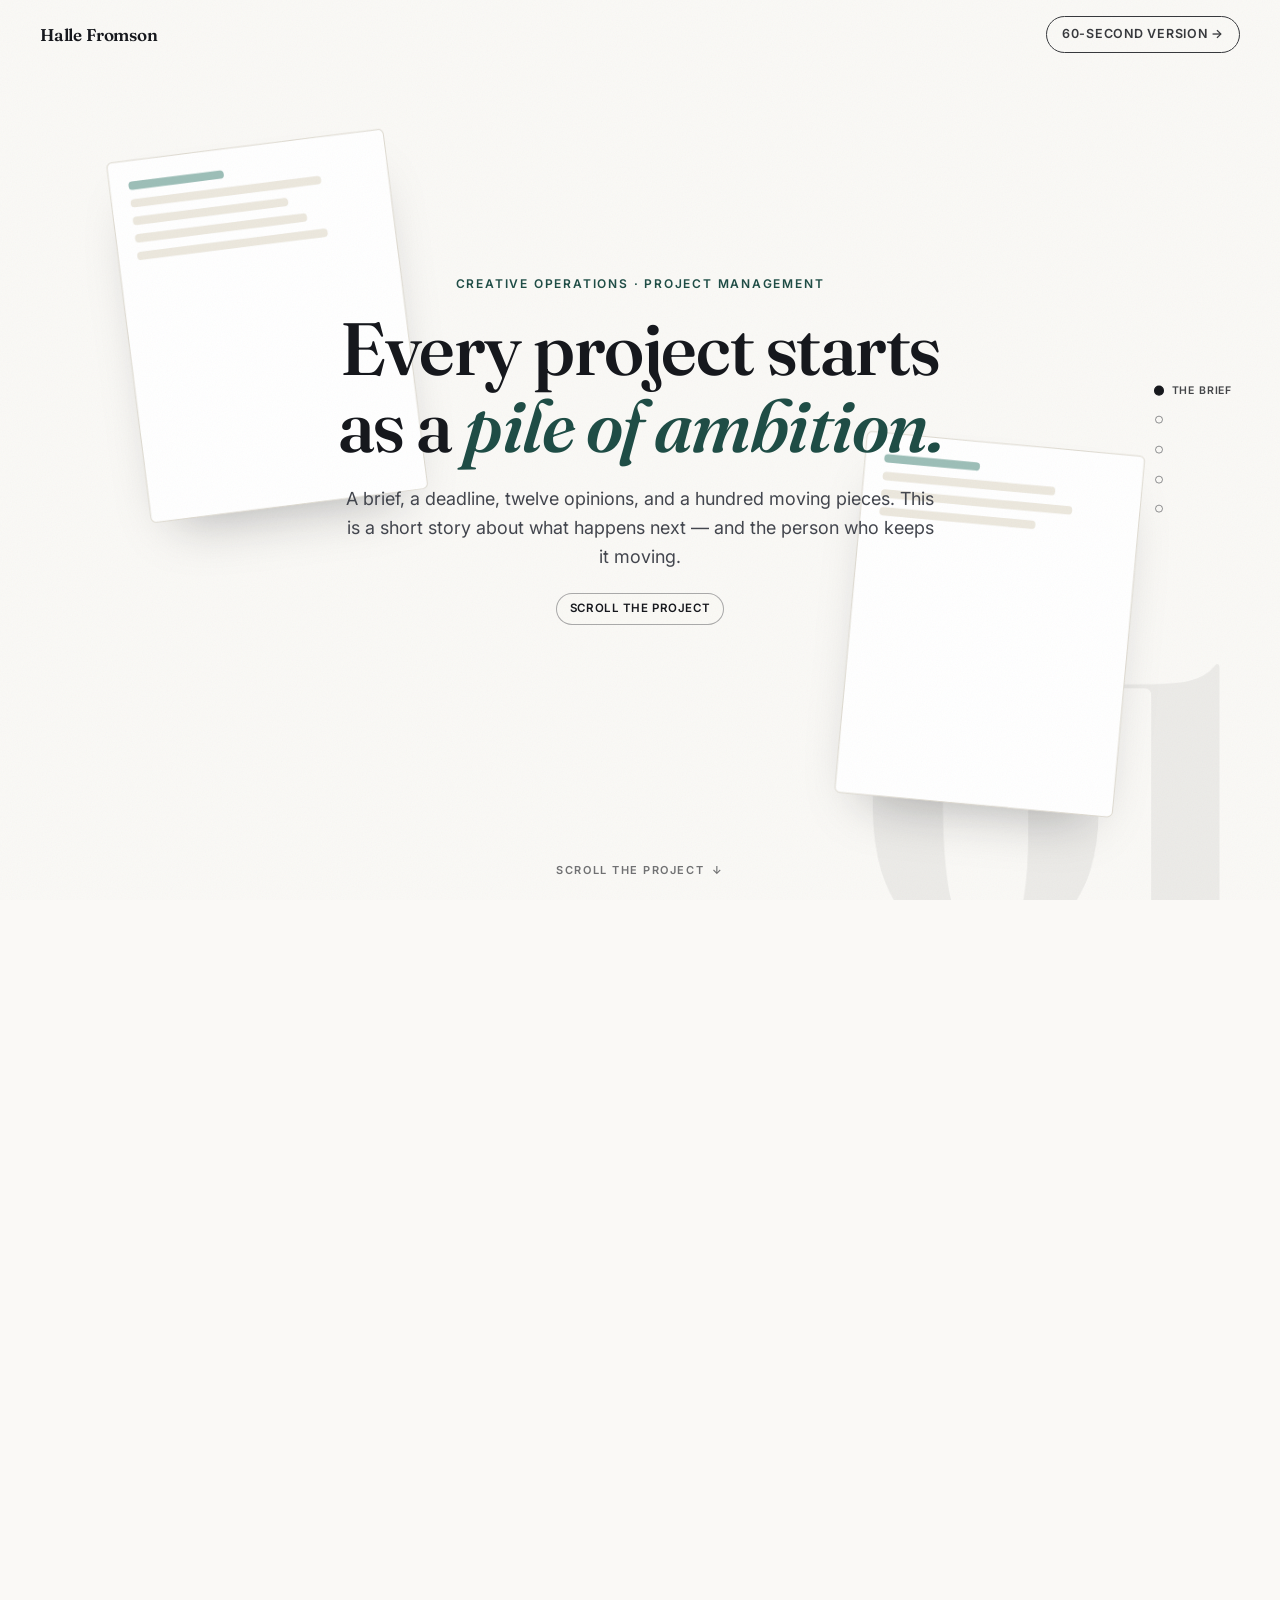
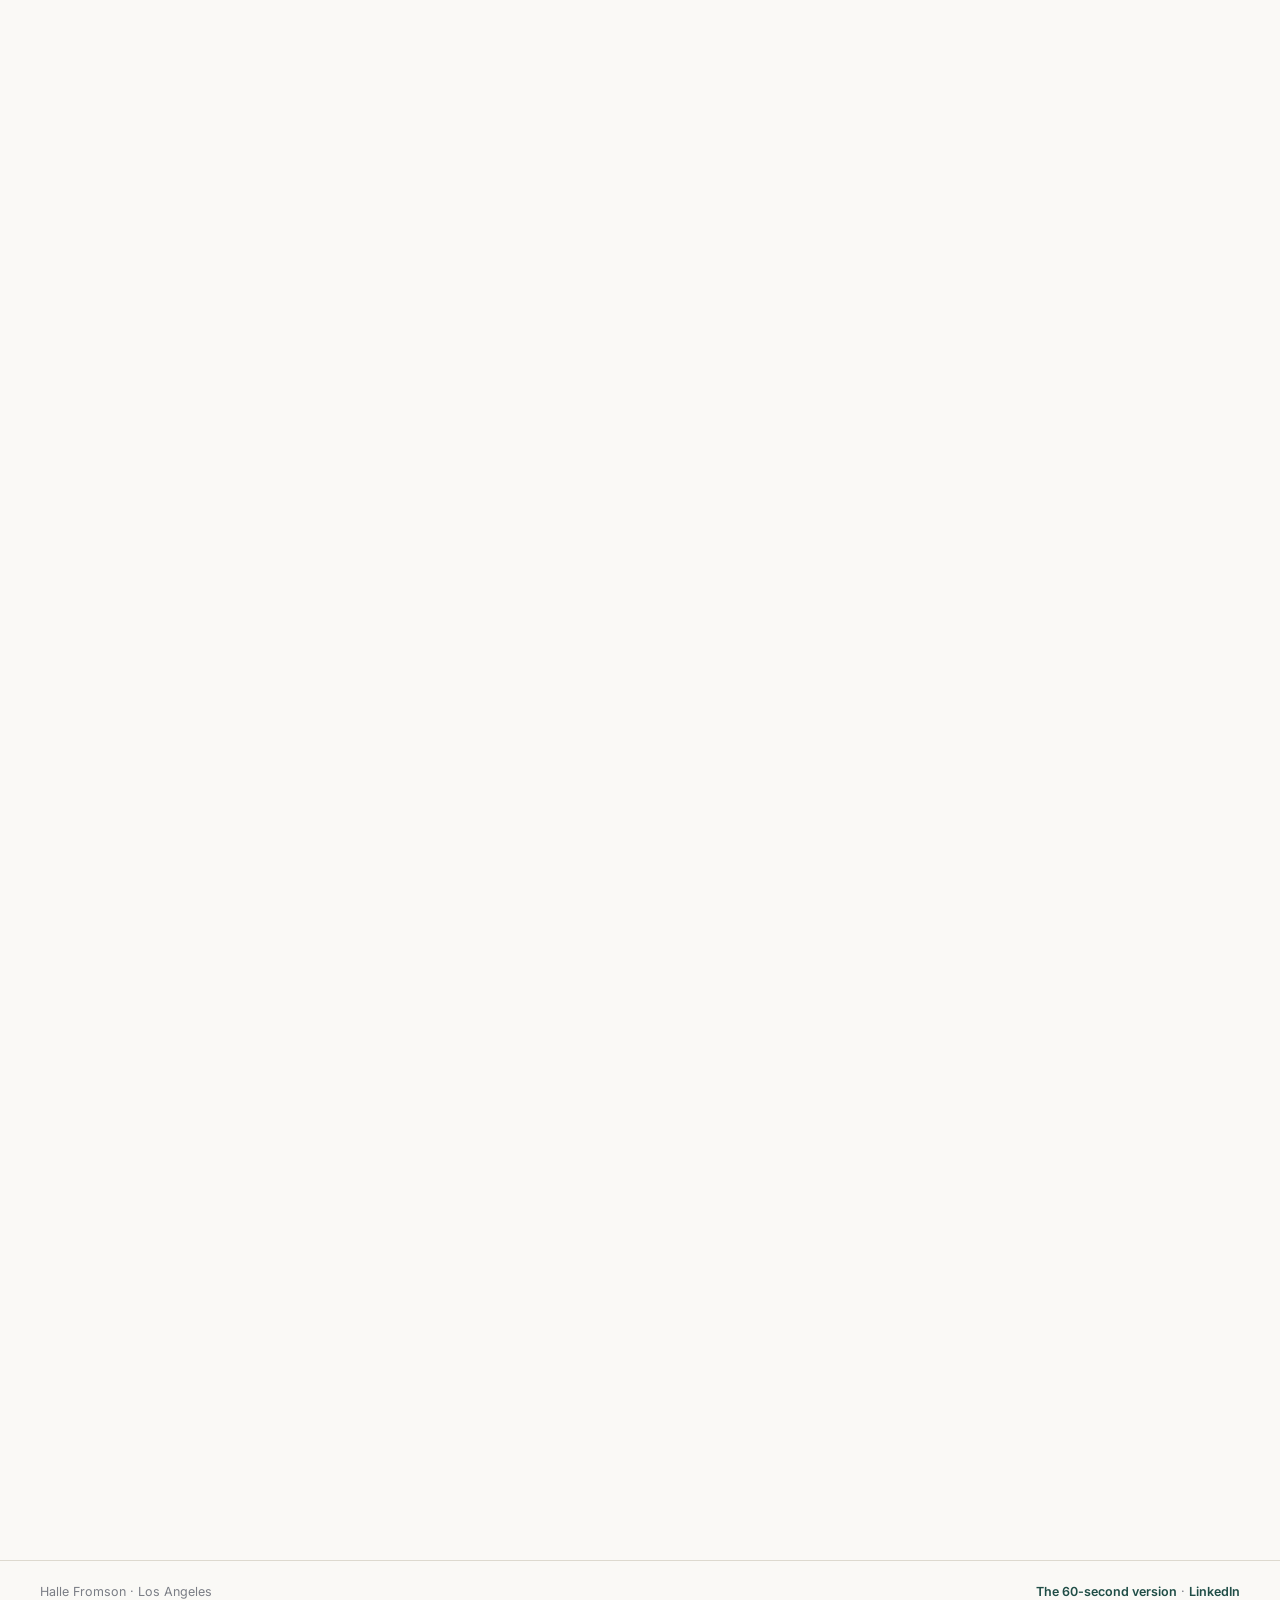
<file: css-journey.html>
<!doctype html>
<html lang="en">
<head>
  <meta charset="utf-8" />
  <meta name="viewport" content="width=device-width, initial-scale=1, viewport-fit=cover" />
  <title>Halle Fromson — Every project is a journey. I run the route.</title>
  <meta name="description" content="Scroll through a project the way Halle Fromson runs one: brief, plan, production, review, delivery. Creative operations and project management." />
  <meta property="og:title" content="Halle Fromson — creative operations & project management" />
  <meta property="og:description" content="Scroll through a project from brief to finish line." />
  <meta property="og:type" content="website" />
  <link rel="preconnect" href="https://fonts.googleapis.com" />
  <link rel="preconnect" href="https://fonts.gstatic.com" crossorigin />
  <link href="https://fonts.googleapis.com/css2?family=Fraunces:ital,opsz,wght@0,9..144,400..700;1,9..144,400..700&family=Inter:wght@400;500;600;700&display=swap" rel="stylesheet" />
  <link rel="stylesheet" href="journey.css" />
</head>
<body>

  <!-- fixed chrome: brand, skip link, progress rail, scroll hint -->
  <div class="j-brand">
    <a class="j-name" href="#s1">Halle Fromson</a>
    <a class="j-skip" href="index.html">60-second version →</a>
  </div>

  <nav class="j-rail" aria-label="Scenes">
    <a href="#s1"><span class="dot"></span><span class="lbl">The brief</span></a>
    <a href="#s2"><span class="dot"></span><span class="lbl">The plan</span></a>
    <a href="#s3"><span class="dot"></span><span class="lbl">Production</span></a>
    <a href="#s4"><span class="dot"></span><span class="lbl">The review</span></a>
    <a href="#s5"><span class="dot"></span><span class="lbl">Finish line</span></a>
  </nav>

  <div class="j-hint">Scroll the project</div>

  <!-- SCENE 1 — THE BRIEF -->
  <div class="scene-span" id="s1" data-scroll="2.2">
    <section class="scene-stage s-brief" aria-label="The brief">
      <div class="scene-world">
        <div class="big-num">01</div>
        <div class="paper-sheet sheet-1" aria-hidden="true">
          <i class="w40"></i><i class="w80"></i><i class="w65"></i><i class="w72"></i><i class="w80"></i>
        </div>
        <div class="paper-sheet sheet-2" aria-hidden="true">
          <i class="w40"></i><i class="w72"></i><i class="w80"></i><i class="w65"></i>
        </div>
      </div>
      <div class="scene-copy">
        <p class="scene-eyebrow">Creative operations · Project management</p>
        <h1 class="scene-title">Every project starts as a <em>pile of ambition.</em></h1>
        <p class="scene-body">A brief, a deadline, twelve opinions, and a hundred moving pieces. This is a short story about what happens next — and the person who keeps it moving.</p>
        <div class="scene-tags"><span>Scroll the project</span></div>
      </div>
    </section>
  </div>

  <!-- SCENE 2 — THE PLAN -->
  <div class="scene-span" id="s2" data-scroll="2.6">
    <section class="scene-stage s-plan" aria-label="The plan">
      <div class="scene-world">
        <div class="blueprint" aria-hidden="true"></div>
        <div class="gantt" aria-hidden="true">
          <div class="bar"></div><div class="bar"></div><div class="bar"></div><div class="bar"></div>
          <div class="milestone"></div>
        </div>
      </div>
      <div class="scene-copy">
        <p class="scene-eyebrow"><span class="scene-num">02</span>The plan</p>
        <h2 class="scene-title">First, the chaos gets <em>a spine.</em></h2>
        <p class="scene-body">Scopes, timelines, owners, dependencies. I break ambitious briefs into plans people can actually execute — and keep the plan honest as everything around it changes.</p>
        <div class="scene-tags"><span>Scopes</span><span>Timelines</span><span>Dependencies</span><span>Owners</span></div>
      </div>
    </section>
  </div>

  <!-- SCENE 3 — PRODUCTION -->
  <div class="scene-span" id="s3" data-scroll="2.6">
    <section class="scene-stage s-prod" aria-label="Production">
      <div class="scene-world">
        <div class="card-col col-a" aria-hidden="true">
          <div class="asset-card"><b>Key art — V3</b><span class="wip">In review</span></div>
          <div class="asset-card"><b>Cutdown :15</b><span class="ok">Approved</span></div>
          <div class="asset-card"><b>Social kit</b><span class="wip">With design</span></div>
          <div class="asset-card"><b>Deck refresh</b><span class="ok">Delivered</span></div>
        </div>
        <div class="card-col col-b" aria-hidden="true">
          <div class="asset-card"><b>Print specs</b><span class="ok">Trafficked</span></div>
          <div class="asset-card"><b>Client notes R2</b><span class="wip">Routing</span></div>
          <div class="asset-card"><b>Finishing files</b><span class="ok">QC passed</span></div>
        </div>
      </div>
      <div class="scene-copy">
        <p class="scene-eyebrow"><span class="scene-num">03</span>Production</p>
        <h2 class="scene-title">Then the work starts <em>flying.</em></h2>
        <p class="scene-body">Designers, directors, clients, vendors — versions and feedback everywhere. At Arsonal Design in LA I coordinate entertainment campaigns exactly like this: assets tracked, reviews on schedule, nothing lost between hands.</p>
        <div class="scene-tags"><span>Versioning</span><span>Reviews</span><span>Trafficking</span><span>Specs</span></div>
      </div>
    </section>
  </div>

  <!-- SCENE 4 — THE REVIEW -->
  <div class="scene-span" id="s4" data-scroll="2.6">
    <section class="scene-stage s-review" aria-label="The review">
      <div class="scene-world">
        <div class="stamp" aria-hidden="true">APPROVED</div>
        <div class="versions" aria-hidden="true">
          <span>V1</span><span>V2</span><span>V3</span><span class="final">FINAL</span>
        </div>
      </div>
      <div class="scene-copy">
        <p class="scene-eyebrow"><span class="scene-num">04</span>The review</p>
        <h2 class="scene-title">Feedback lands. <em>Nothing slips.</em></h2>
        <p class="scene-body">Rounds run on time, decisions get captured, risks get flagged early — with options, not alarms. Clients see calm; the team gets clarity.</p>
        <div class="scene-tags"><span>Approvals</span><span>Redlines</span><span>Escalation</span></div>
      </div>
    </section>
  </div>

  <!-- SCENE 5 — THE FINISH LINE -->
  <div class="scene-span" id="s5" data-scroll="2.4">
    <section class="scene-stage s-finish" aria-label="The finish line">
      <div class="scene-world" aria-hidden="true">
        <div class="confetti c1"></div><div class="confetti c2"></div>
        <div class="confetti c3"></div><div class="confetti c4"></div>
      </div>
      <div class="scene-copy">
        <p class="scene-eyebrow"><span class="scene-num">05</span>The finish line</p>
        <h2 class="scene-title">Delivered. On time. <em>Intact.</em></h2>
        <p class="scene-body">That journey is my job — and I'm looking for the next team that ships this way: creative operations, project management, and production coordination across agencies, brands, and boutique teams.</p>
        <div class="cta-row">
          <a class="btn btn-primary" href="https://www.linkedin.com/in/halle-fromson-1288aa114/" target="_blank" rel="noopener">Connect on LinkedIn</a>
          <a class="btn btn-ghost" href="index.html">See my work →</a>
        </div>
        <p class="receipts"><b>Halle Fromson</b> · Project Manager, Arsonal Design (Los Angeles) · B.A. Psychology, Indiana University</p>
      </div>
    </section>
  </div>

  <footer class="j-foot">
    <span>Halle Fromson · Los Angeles</span>
    <span><a href="index.html">The 60-second version</a> · <a href="https://www.linkedin.com/in/halle-fromson-1288aa114/" target="_blank" rel="noopener">LinkedIn</a></span>
  </footer>

  <svg class="grain" aria-hidden="true"><filter id="g"><feTurbulence type="fractalNoise" baseFrequency="0.8" numOctaves="2"/></filter><rect width="100%" height="100%" filter="url(#g)"/></svg>

  <script src="journey.js"></script>
</body>
</html>
</file>
<file: journey.css>
/* ============================================================
   HALLE FROMSON — "The Journey" cinematic front door
   Adapted from scroll-world's scene/scrub architecture:
   full-viewport scenes, per-scene scroll spans, seam dissolves,
   reduced-motion + small-screen fallback to a stacked flow.
   Scenes are CSS-built worlds (no video assets, $0 pipeline).
   ============================================================ */

:root {
  --paper: #FAF9F6;
  --ink: #16181D;
  --ink-soft: #43464E;
  --hairline: #DDD9CF;
  --teal: #1F4D46;
  --mint: #9DBFB8;
  --sand: #EFE6D8;
  --clay: #B4653F;
  --serif: "Fraunces", Georgia, serif;
  --sans: "Inter", -apple-system, "Segoe UI", Helvetica, Arial, sans-serif;
}

* { box-sizing: border-box; margin: 0; padding: 0; }
html { scroll-behavior: auto; }
body {
  font-family: var(--sans); background: var(--paper); color: var(--ink);
  -webkit-font-smoothing: antialiased; line-height: 1.5;
}
::selection { background: var(--teal); color: #fff; }

/* ---------- fixed chrome ---------- */
.j-brand {
  position: fixed; top: 0; left: 0; right: 0; z-index: 90;
  display: flex; justify-content: space-between; align-items: center;
  padding: 16px clamp(18px, 3.5vw, 40px);
  pointer-events: none;
}
.j-brand a { pointer-events: auto; }
.j-name {
  font-family: var(--serif); font-weight: 600; font-size: 17px;
  color: var(--scene-ink, var(--ink)); text-decoration: none; letter-spacing: -0.01em;
  transition: color .5s;
}
.j-skip {
  font-size: 12.5px; font-weight: 600; letter-spacing: 0.06em; text-transform: uppercase;
  color: var(--scene-ink, var(--ink)); text-decoration: none;
  border: 1.5px solid currentColor; border-radius: 99px; padding: 8px 15px;
  opacity: .85; transition: opacity .2s, color .5s;
}
.j-skip:hover { opacity: 1; }

/* progress rail (scene nav) */
.j-rail {
  position: fixed; right: clamp(12px, 2.5vw, 28px); top: 50%; transform: translateY(-50%);
  z-index: 90; display: flex; flex-direction: column; gap: 14px;
}
.j-rail a { display: flex; align-items: center; gap: 9px; text-decoration: none; }
.j-rail .dot {
  width: 8px; height: 8px; border-radius: 50%;
  background: transparent; border: 1.5px solid var(--scene-ink, var(--ink));
  opacity: .45; transition: all .25s;
}
.j-rail .lbl {
  font-size: 10.5px; font-weight: 600; letter-spacing: .08em; text-transform: uppercase;
  color: var(--scene-ink, var(--ink)); opacity: 0; transform: translateX(4px);
  transition: all .25s;
}
.j-rail a.active .dot { background: var(--scene-ink, var(--ink)); opacity: 1; transform: scale(1.25); }
.j-rail a:hover .lbl, .j-rail a.active .lbl { opacity: .8; transform: none; }

.j-hint {
  position: fixed; bottom: 22px; left: 50%; transform: translateX(-50%); z-index: 90;
  font-size: 11px; font-weight: 600; letter-spacing: .14em; text-transform: uppercase;
  color: var(--scene-ink, var(--ink)); opacity: .6; transition: opacity .4s, color .5s;
  display: flex; align-items: center; gap: 8px;
}
.j-hint::after { content: "↓"; animation: hintbob 1.6s ease-in-out infinite; }
@keyframes hintbob { 50% { transform: translateY(4px); } }
.j-hint.gone { opacity: 0; pointer-events: none; }

/* ---------- scene spans & stages ---------- */
.scene-span { position: relative; }
.scene-stage {
  --p: 1; --pe: 1; --copy: 1;   /* no-JS default: everything visible */
  position: sticky; top: 0; height: 100vh; height: 100svh;
  overflow: hidden; display: grid; place-items: center;
  background: var(--scene-bg);
}
/* scrub mode (JS): scenes are fixed, stacked, dissolved over each other */
.j-scrub .scene-stage { position: fixed; inset: 0; height: 100vh; height: 100svh; }
.j-scrub .scene-span { visibility: hidden; }
.j-scrub .scene-span .scene-stage { visibility: visible; }
.j-scrub .j-foot { position: relative; z-index: 60; }
.scene-world {
  position: absolute; inset: 0; display: grid; place-items: center;
  transform: scale(calc(0.92 + var(--pe, 1) * 0.2));   /* the "camera dolly" */
  will-change: transform;
}
.scene-copy {
  position: relative; z-index: 5; max-width: 780px; padding: 0 clamp(22px, 5vw, 48px);
  text-align: center;
  opacity: var(--copy, 1);
  transform: translateY(calc((1 - var(--copy, 1)) * 24px));
  will-change: opacity, transform;
}
.scene-eyebrow {
  font-size: 12px; font-weight: 600; letter-spacing: .15em; text-transform: uppercase;
  color: var(--scene-accent); margin-bottom: 18px;
}
.scene-num {
  font-family: var(--serif); font-style: italic; font-weight: 500;
  margin-right: 10px; opacity: .75;
}
.scene-title {
  font-family: var(--serif); font-weight: 560; letter-spacing: -0.02em;
  font-size: clamp(38px, 6.5vw, 74px); line-height: 1.04; text-wrap: balance;
  color: var(--scene-ink); margin-bottom: 20px;
}
.scene-title em { font-style: italic; color: var(--scene-accent); }
.scene-body {
  font-size: clamp(15.5px, 1.9vw, 18px); color: var(--scene-ink-soft);
  max-width: 54ch; margin: 0 auto 22px; line-height: 1.6;
}
.scene-tags { display: flex; gap: 8px; justify-content: center; flex-wrap: wrap; }
.scene-tags span {
  font-size: 11.5px; font-weight: 600; letter-spacing: .05em; text-transform: uppercase;
  color: var(--scene-ink); border: 1px solid color-mix(in srgb, var(--scene-ink) 35%, transparent);
  border-radius: 99px; padding: 6px 13px; background: color-mix(in srgb, var(--scene-bg) 60%, transparent);
}

/* grain over everything, very quiet */
.grain { position: fixed; inset: 0; width: 100%; height: 100%; z-index: 80; pointer-events: none; opacity: .05; mix-blend-mode: multiply; }

/* ============ SCENE 1 — THE BRIEF (bone paper) ============ */
.s-brief { --scene-bg: var(--paper); --scene-ink: var(--ink); --scene-ink-soft: var(--ink-soft); --scene-accent: var(--teal); }
.s-brief .big-num {
  position: absolute; right: -2vw; bottom: -6vh; z-index: 1;
  font-family: var(--serif); font-weight: 700; font-size: 46vh; line-height: 1;
  color: var(--ink); opacity: .06;
  transform: translateY(calc((1 - var(--pe, 1)) * 10vh));
}
.paper-sheet {
  position: absolute; z-index: 2; width: min(300px, 32vw); aspect-ratio: 0.77;
  background: #fff; border: 1px solid var(--hairline); border-radius: 6px;
  box-shadow: 0 30px 60px -30px rgba(22,24,29,.35);
  padding: 22px 20px; display: flex; flex-direction: column; gap: 10px;
}
.paper-sheet i { display: block; height: 9px; border-radius: 4px; background: #ECE8DE; }
.paper-sheet i.w40 { width: 40%; background: var(--mint); }
.paper-sheet i.w80 { width: 80%; } .paper-sheet i.w65 { width: 65%; } .paper-sheet i.w72 { width: 72%; }
.sheet-1 { left: 7vw; top: 14vh; transform: rotate(calc(-7deg + var(--pe,1) * -3deg)) translateY(calc(var(--pe,1) * -9vh)); }
.sheet-2 { right: 9vw; top: 50vh; transform: rotate(calc(5deg + var(--pe,1) * 4deg)) translateY(calc(var(--pe,1) * -16vh)); }
@media (max-width: 1100px) { .sheet-2 { display: none; } }

/* ============ SCENE 2 — THE PLAN (blueprint teal) ============ */
.s-plan { --scene-bg: #143A34; --scene-ink: #F2F5F1; --scene-ink-soft: #C4D2CC; --scene-accent: var(--mint); }
.s-plan .blueprint {
  position: absolute; inset: -10%;
  background:
    repeating-linear-gradient(0deg, rgba(157,191,184,.12) 0 1px, transparent 1px 72px),
    repeating-linear-gradient(90deg, rgba(157,191,184,.12) 0 1px, transparent 1px 72px);
  transform: translateY(calc(var(--pe, 1) * -7vh));
}
.gantt {
  position: absolute; z-index: 2; left: 50%; top: 50%;
  transform: translate(-50%, -50%);
  width: min(680px, 84vw); display: flex; flex-direction: column; gap: 16px; opacity: .8;
}
.gantt .bar { height: 16px; border-radius: 3px; background: var(--mint); transform-origin: left; }
.gantt .bar:nth-child(1) { width: 58%; transform: scaleX(clamp(0, calc((var(--p,0) - .05) * 2.2), 1)); }
.gantt .bar:nth-child(2) { width: 74%; margin-left: 9%;  background: #7FA89F; transform: scaleX(clamp(0, calc((var(--p,0) - .18) * 2.2), 1)); }
.gantt .bar:nth-child(3) { width: 46%; margin-left: 22%; background: #6A968C; transform: scaleX(clamp(0, calc((var(--p,0) - .31) * 2.2), 1)); }
.gantt .bar:nth-child(4) { width: 61%; margin-left: 33%; background: var(--sand); transform: scaleX(clamp(0, calc((var(--p,0) - .44) * 2.2), 1)); }
.gantt .milestone { width: 13px; height: 13px; border-radius: 3px; transform: rotate(45deg); background: var(--sand); margin-left: 78%; opacity: clamp(0, calc((var(--p,0) - .6) * 4), 1); }

/* ============ SCENE 3 — PRODUCTION (warm studio) ============ */
.s-prod { --scene-bg: var(--sand); --scene-ink: #221C14; --scene-ink-soft: #58503F; --scene-accent: var(--clay); }
.card-col { position: absolute; z-index: 2; top: -12vh; display: flex; flex-direction: column; gap: 18px; width: min(200px, 22vw); }
.col-a { left: 5vw;  transform: translateY(calc(var(--pe, 1) * -24vh)) rotate(-1.5deg); }
.col-b { right: 5vw; top: -4vh; transform: translateY(calc(var(--pe, 1) * -38vh)) rotate(1.5deg); }
.asset-card {
  background: #fff; border: 1px solid #E2D8C6; border-radius: 8px; padding: 13px 14px;
  box-shadow: 0 18px 40px -24px rgba(34,28,20,.4);
  font-size: 11px; font-weight: 600; letter-spacing: .06em; text-transform: uppercase; color: #58503F;
}
.asset-card b { display: block; font-family: var(--serif); font-size: 14px; letter-spacing: 0; text-transform: none; color: #221C14; margin-bottom: 3px; }
.asset-card .ok { color: var(--teal); }
.asset-card .wip { color: var(--clay); }
@media (max-width: 900px) { .col-a, .col-b { width: 30vw; } .col-b { display: none; } }

/* ============ SCENE 4 — THE REVIEW (ink night) ============ */
.s-review { --scene-bg: #131519; --scene-ink: #F2F1EC; --scene-ink-soft: #A9ACB4; --scene-accent: var(--mint); }
.versions { position: absolute; z-index: 2; bottom: 12vh; left: 50%; transform: translateX(-50%); display: flex; gap: 10px; }
.versions span {
  font-family: var(--sans); font-size: 12px; font-weight: 700; letter-spacing: .08em;
  color: #6E7280; border: 1.5px solid #33363E; border-radius: 99px; padding: 8px 16px;
  transition: none;
}
.versions span:nth-child(1) { opacity: clamp(0, calc(var(--p,0) * 5), 1); }
.versions span:nth-child(2) { opacity: clamp(0, calc((var(--p,0) - .15) * 5), 1); }
.versions span:nth-child(3) { opacity: clamp(0, calc((var(--p,0) - .3) * 5), 1); }
.versions span.final {
  color: var(--scene-bg); background: var(--mint); border-color: var(--mint);
  opacity: clamp(0, calc((var(--p,0) - .5) * 4), 1);
  transform: scale(clamp(.7, calc(.7 + var(--p,0) * .45), 1.08));
}
.stamp {
  position: absolute; z-index: 1; top: 12vh; right: 8vw;
  font-family: var(--serif); font-weight: 700; font-size: clamp(60px, 9vw, 120px); line-height: 1;
  color: transparent; -webkit-text-stroke: 2px rgba(157,191,184,.28);
  transform: rotate(-9deg) scale(calc(1.3 - var(--pe, 1) * .3));
  opacity: clamp(0, calc((var(--p,0) - .35) * 3), 1);
}

/* ============ SCENE 5 — THE FINISH LINE (light) ============ */
.s-finish { --scene-bg: var(--paper); --scene-ink: var(--ink); --scene-ink-soft: var(--ink-soft); --scene-accent: var(--teal); }
.confetti { position: absolute; width: 12px; height: 12px; border-radius: 2px; z-index: 1; opacity: calc(var(--pe, 1) * .85); }
.confetti.c1 { background: var(--mint); left: 16vw; top: 22vh; transform: rotate(15deg) translateY(calc(var(--pe,1) * -9vh)); }
.confetti.c2 { background: var(--clay); right: 20vw; top: 18vh; transform: rotate(-20deg) translateY(calc(var(--pe,1) * -14vh)); }
.confetti.c3 { background: var(--teal); left: 26vw; bottom: 24vh; transform: rotate(30deg) translateY(calc(var(--pe,1) * -7vh)); }
.confetti.c4 { background: #D9C58F; right: 30vw; bottom: 30vh; transform: rotate(-8deg) translateY(calc(var(--pe,1) * -12vh)); }
.cta-row { display: flex; gap: 14px; justify-content: center; flex-wrap: wrap; margin-top: 6px; }
.btn {
  display: inline-flex; align-items: center; gap: 8px; text-decoration: none;
  font-size: 15px; font-weight: 600; padding: 14px 26px; border-radius: 4px;
  transition: transform .15s, background .15s, color .15s, border-color .15s;
}
.btn:active { transform: translateY(1px); }
.btn-primary { background: var(--ink); color: var(--paper); border: 1.5px solid var(--ink); }
.btn-primary:hover { background: var(--teal); border-color: var(--teal); }
.btn-ghost { background: transparent; color: var(--ink); border: 1.5px solid var(--hairline); }
.btn-ghost:hover { border-color: var(--teal); color: var(--teal); }
.receipts {
  margin-top: 34px; font-size: 12.5px; color: var(--ink-soft); letter-spacing: .02em;
}
.receipts b { color: var(--ink); font-weight: 600; }

/* ---------- footer ---------- */
.j-foot {
  background: var(--paper); border-top: 1px solid var(--hairline);
  padding: 22px clamp(18px, 3.5vw, 40px); font-size: 12.5px; color: #7A7D85;
  display: flex; justify-content: space-between; gap: 12px; flex-wrap: wrap;
}
.j-foot a { color: var(--teal); text-decoration: none; font-weight: 600; }

/* ============================================================
   FALLBACK MODE — reduced motion, small screens, no-JS.
   Scenes stack as full designed panels; no pinning, no scrub.
   The <html> gets .j-static from JS (or the media queries below).
   ============================================================ */
.j-static .scene-span { height: auto !important; }
.j-static .scene-stage { position: relative; height: auto; min-height: 92vh; padding: 96px 0; opacity: 1; }
.j-static .scene-world { position: absolute; transform: none; }
.j-static .scene-stage { --p: 1; --pe: 1; --copy: 1; }
.j-static .scene-copy { opacity: 1; transform: none; }
.j-static .j-hint, .j-static .j-rail { display: none; }

@media (prefers-reduced-motion: reduce) {
  .j-hint::after { animation: none; }
}
</file>
